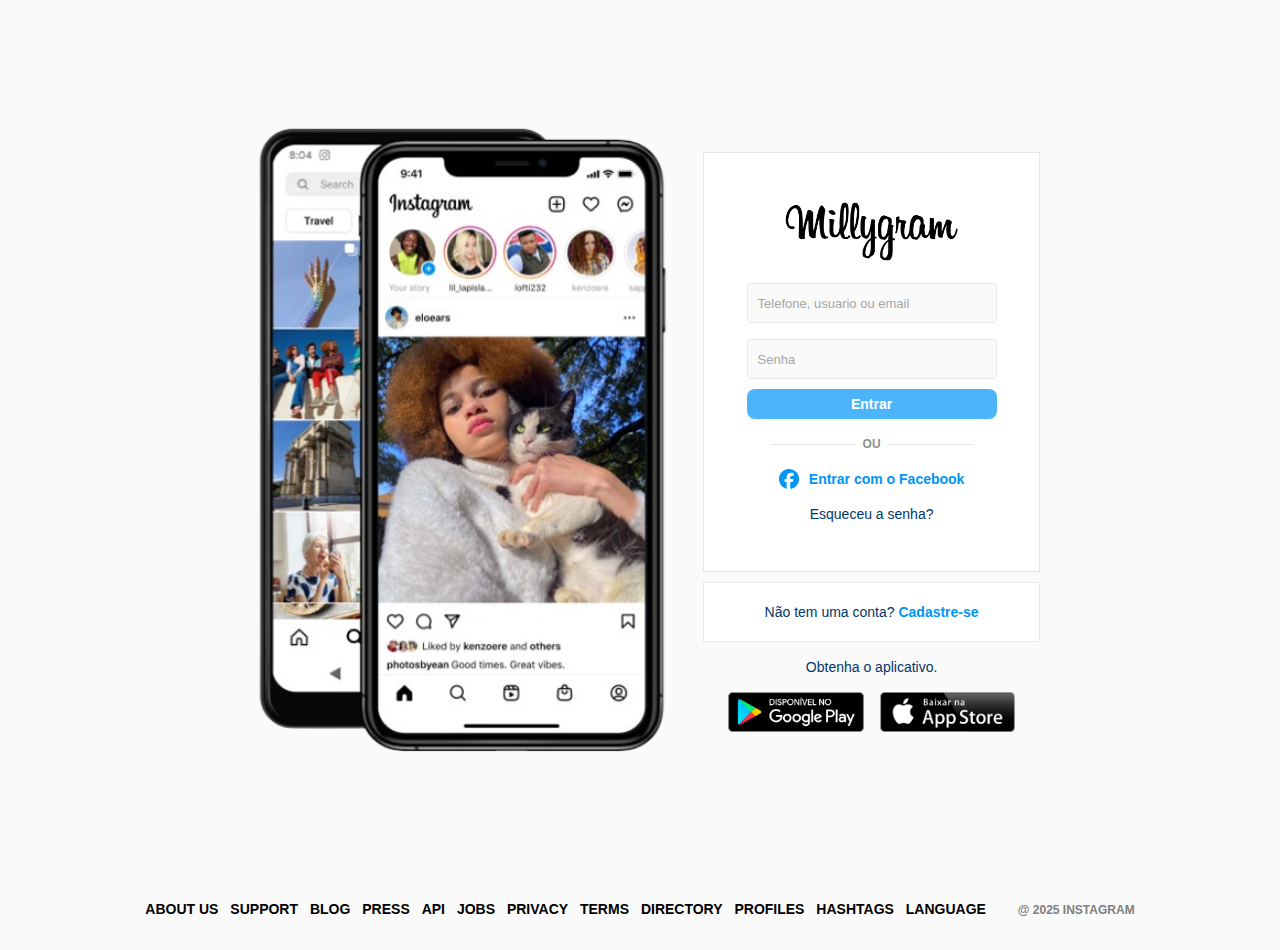
<file: millygram/index.html>
<!DOCTYPE html>
<html lang="pt-br">

<head>
    <meta charset="UTF-8">
    <meta name="viewport" content="width=device-width, initial-scale=1.0">
    <link rel="stylesheet" href="style.css">
    <title>Millygram - Sua rede social</title>
    <link rel="shortcut icon" href="img/fav_millygram.png" type="image/x-icon">

</head>

<body>
    <main id="wrapper">
        <section id="container">
            <article class="column left">
                <div class="main">

                </div>
            </article> <!-- columnLeft -->

            <article class="column right">
                <div class="login">
                    <div class="logo">
                        <img class="logoImg" src="img/millygram.png" alt="Logo do Millygram">
                    </div> <!-- logo -->

                    <form>
                        <input type="text" placeholder="Telefone, usuario ou email" name="username">
                        <input type="password" placeholder="Senha" name="password">

                        <input type="submit" value="Entrar">
                    </form>

                    <div class="or">
                        <div class="line"></div>
                        <p>OU</p>
                        <div class="line"></div>
                    </div> <!-- or-->

                    <div class="entrar">
                        <div>
                            <svg xmlns="http://www.w3.org/2000/svg" viewBox="0 0 510 510" style="width: 20px;">
                                <path fill="#0095f6"
                                    d="M512 256C512 114.6 397.4 0 256 0S0 114.6 0 256C0 376 82.7 476.8 194.2 504.5V334.2H141.4V256h52.8V222.3c0-87.1 39.4-127.5 125-127.5c16.2 0 44.2 3.2 55.7 6.4V172c-6-.6-16.5-1-29.6-1c-42 0-58.2 15.9-58.2 57.2V256h83.6l-14.4 78.2H287V510.1C413.8 494.8 512 386.9 512 256h0z" />
                            </svg>
                            <p>Entrar com o Facebook</p>
                        </div>
                        <p>Esqueceu a senha?</p>
                    </div>
                </div> <!-- login -->

                <div class="infoBox">
                    <p>Não tem uma conta? <a href="register.html">Cadastre-se</a></p>
                </div> <!-- infoBox -->

                <div class="apps">
                    <p>Obtenha o aplicativo.</p>
                    <div class="stores">
                        <img src="img/google_play.png" height="40rem" style="margin-right: 1rem;" alt="Google Play">
                        <img src="img/app_store.png" height="40rem" alt="App Store">
                    </div> <!-- stores -->
                </div> <!-- apps -->
            </article> <!-- columnRight -->
        </section> <!--container -->

    </main> <!-- wrapper -->
    <footer>
        <div id="footer_inner">
            <a href="#">About us</a>
            <a href="#">Support</a>
            <a href="#">Blog</a>
            <a href="#">Press</a>
            <a href="#">API</a>
            <a href="#">Jobs</a>
            <a href="#">Privacy</a>
            <a href="#">Terms</a>
            <a href="#">Directory</a>
            <a href="#">Profiles</a>
            <a href="#">Hashtags</a>
            <a href="#">Language</a>
            <div id="text_small">@ 2025 Instagram</div> <!--text_small -->
        </div> <!-- footer_inner -->
    </footer>
</body>
</html>
</file>
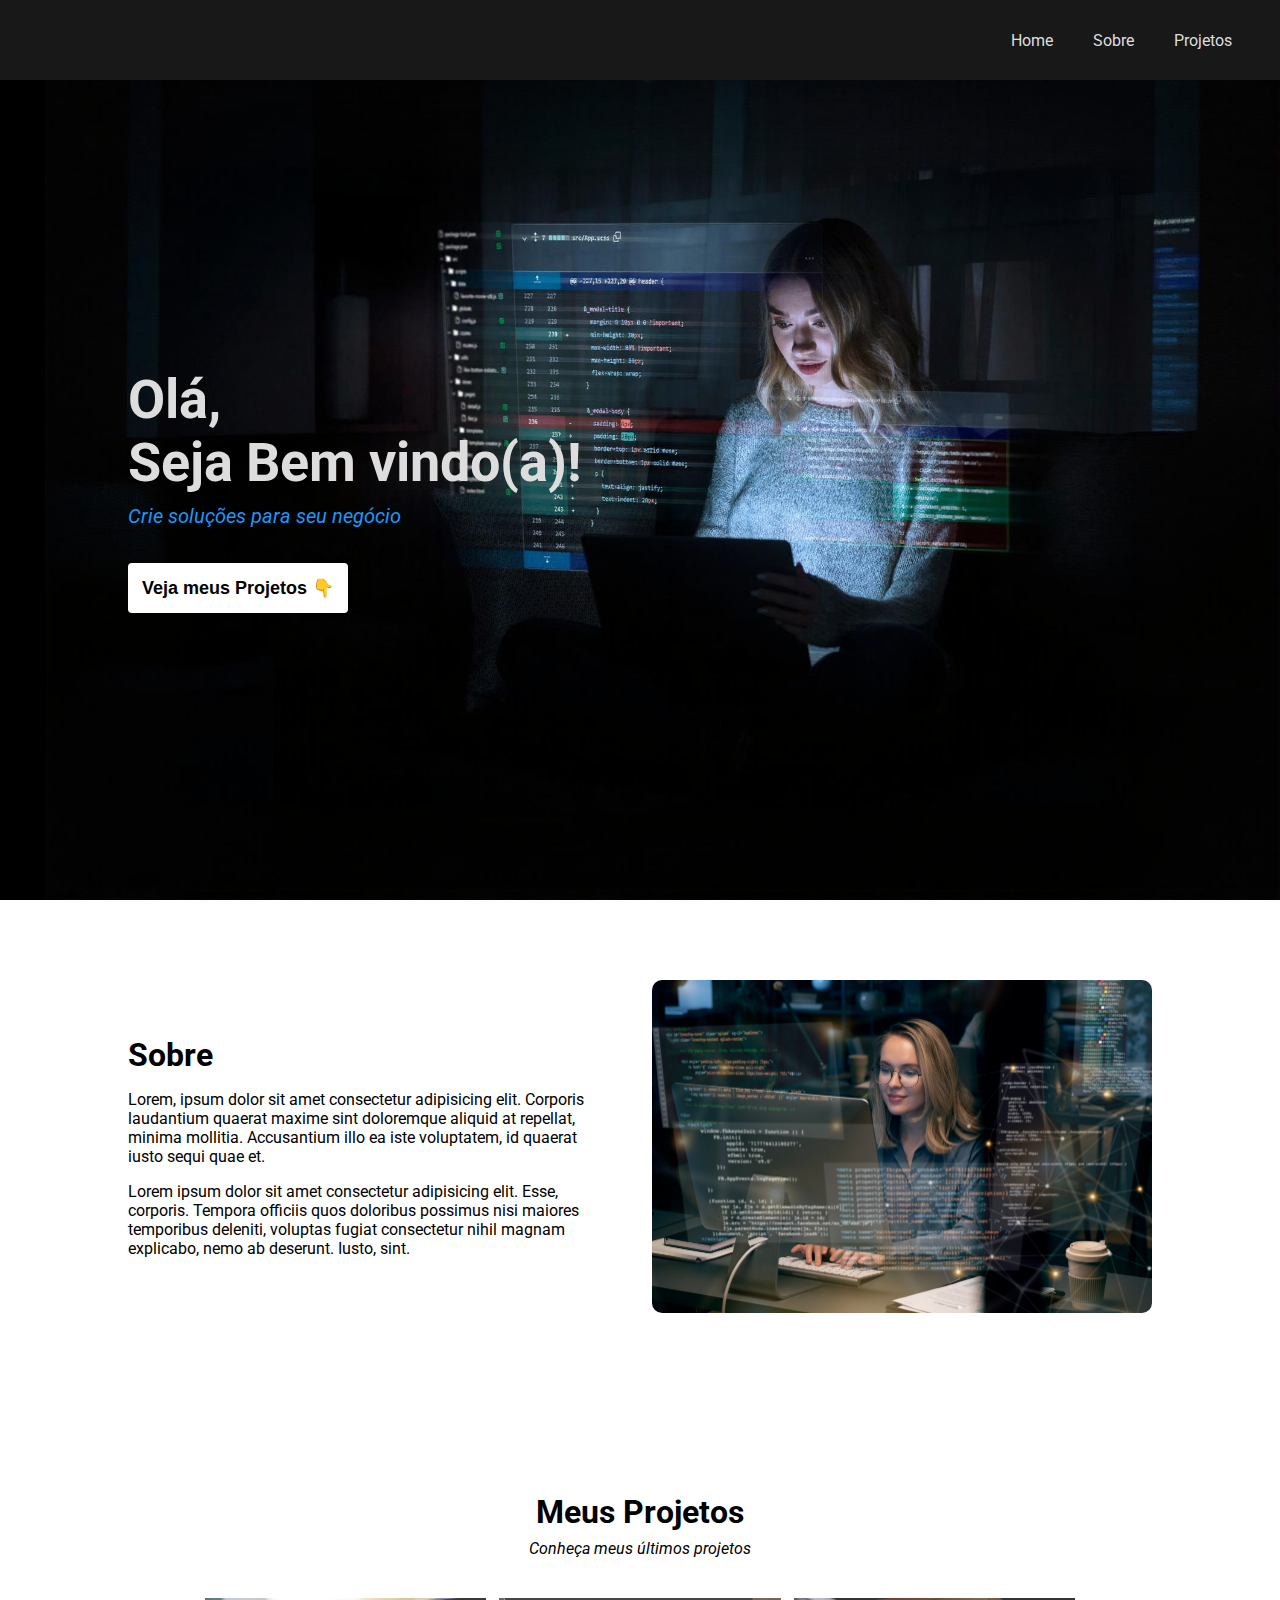
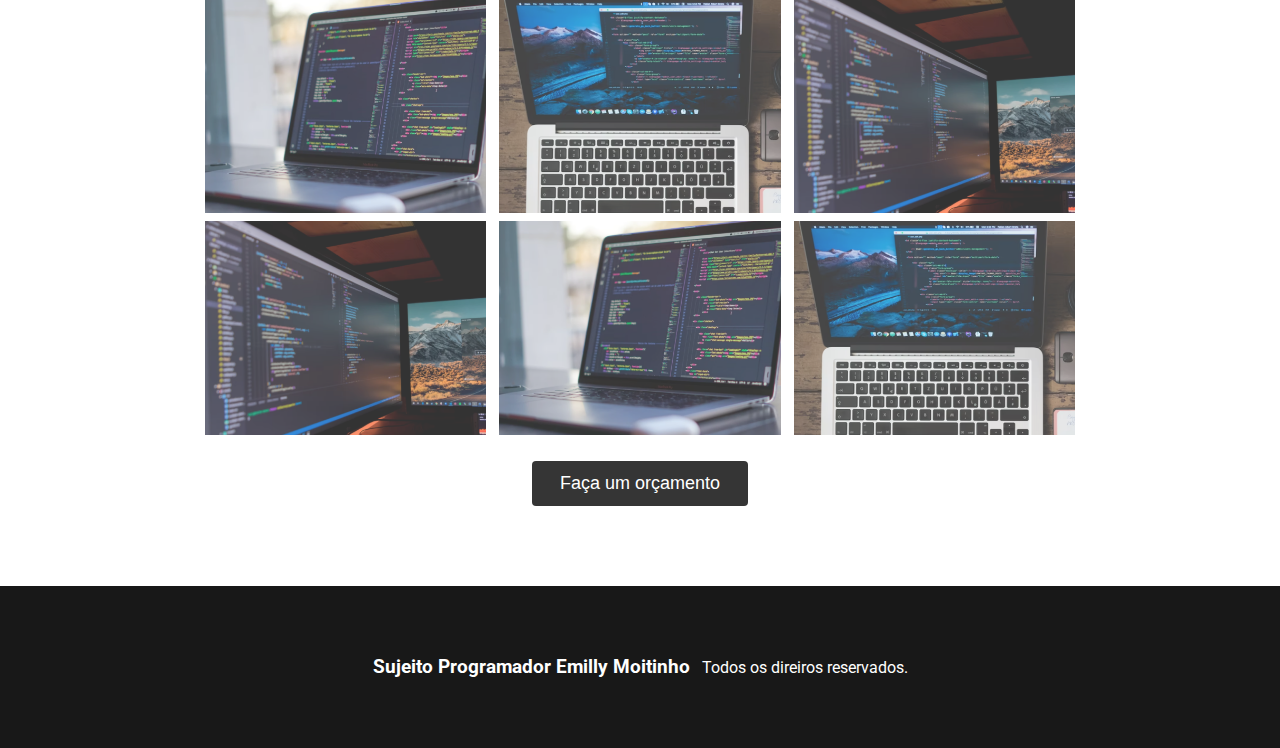
<file: projeto_portfolio/index.html>
<!DOCTYPE html>
<html lang="pt-br">

<head>
    <meta charset="UTF-8">
    <meta name="viewport" content="width=device-width, initial-scale=1.0">

    <link rel="preconnect" href="https://fonts.googleapis.com">
    <link rel="preconnect" href="https://fonts.gstatic.com" crossorigin>
    <link href="https://fonts.googleapis.com/css2?family=Roboto:ital,wght@0,100;0,300;0,400;0,500;0,700;0,900;1,100;1,300;1,400;1,500;1,700;1,900&display=swap"rel="stylesheet">

    <link rel="stylesheet" href="style.css">
    <link rel="shortcut icon" href="img/icon.jpg" type="image/x-icon">
    <title>Portfolio - Sujeito Programador</title>
</head>

<body>

    <!-- Inicio Header -->
    <nav class="nav">
        <ul class="nav_list">
            <li>
                <a href="#home">Home</a>
            </li>
            <li>
                <a href="#about">Sobre</a>
            </li>
            <li>
                <a href="#projects">Projetos</a>
            </li>
        </ul> <!-- nav_list -->
    </nav> <!-- nav -->

    <!-- Inicio main -->
    <section class="main" id="home">
        <div class="title">
            <h1>Olá, <span>Seja Bem vindo(a)!</span></h1>
            <p>Crie soluções para seu negócio</p>
        </div> <!-- title -->
        <a href="#projects">
            <button class="btn">Veja meus Projetos 👇</button>
        </a>
    </section> <!-- main -->

    <!-- Inicio sobre -->
    <section class="about" id="about">
        <div>
            <h2>Sobre</h2>
            <p style="margin-bottom: 1rem;">Lorem, ipsum dolor sit amet consectetur adipisicing elit. Corporis laudantium quaerat maxime sint doloremque aliquid at repellat, minima mollitia. Accusantium illo ea iste voluptatem, id quaerat iusto sequi quae et.</p>
            <p>Lorem ipsum dolor sit amet consectetur adipisicing elit. Esse, corporis. Tempora officiis quos doloribus possimus nisi maiores temporibus deleniti, voluptas fugiat consectetur nihil magnam explicabo, nemo ab deserunt. Iusto, sint.</p>
        </div>
        <img src="img/perfil.jpg" alt="Mulher programando">
    </section> <!-- about -->

    <!-- Inicio Projetos -->
    <section class="projects" id="projects">
        <h2>Meus Projetos</h2>
        <p>Conheça meus últimos projetos</p>
        <div class="projects_list">
            <img src="img/projeto1.png" alt="Foto do projeto 1">
            <img src="img/projeto2.png" alt="Foto do projeto 2">
            <img src="img/projeto3.png" alt="Foto do projeto 3">
        </div> <!-- projects_list -->

        <div class="projects_list">
            <img src="img/projeto3.png" alt="Foto do projeto 3">
            <img src="img/projeto1.png" alt="Foto do projeto 1">
            <img src="img/projeto2.png" alt="Foto do projeto 2">
        </div> <!-- projects_list -->

        <button class="action">Faça um orçamento</button>
    </section> <!-- projects -->

    <!-- Inicio Rodapé -->
    <footer>
        <h3>
            Sujeito Programador
            <a href="https://github.com/emillymoitinho" target="_blank">Emilly Moitinho</a>
        </h3>
        <p>Todos os direiros reservados.</p>
    </footer>


</body>

</html>
</file>
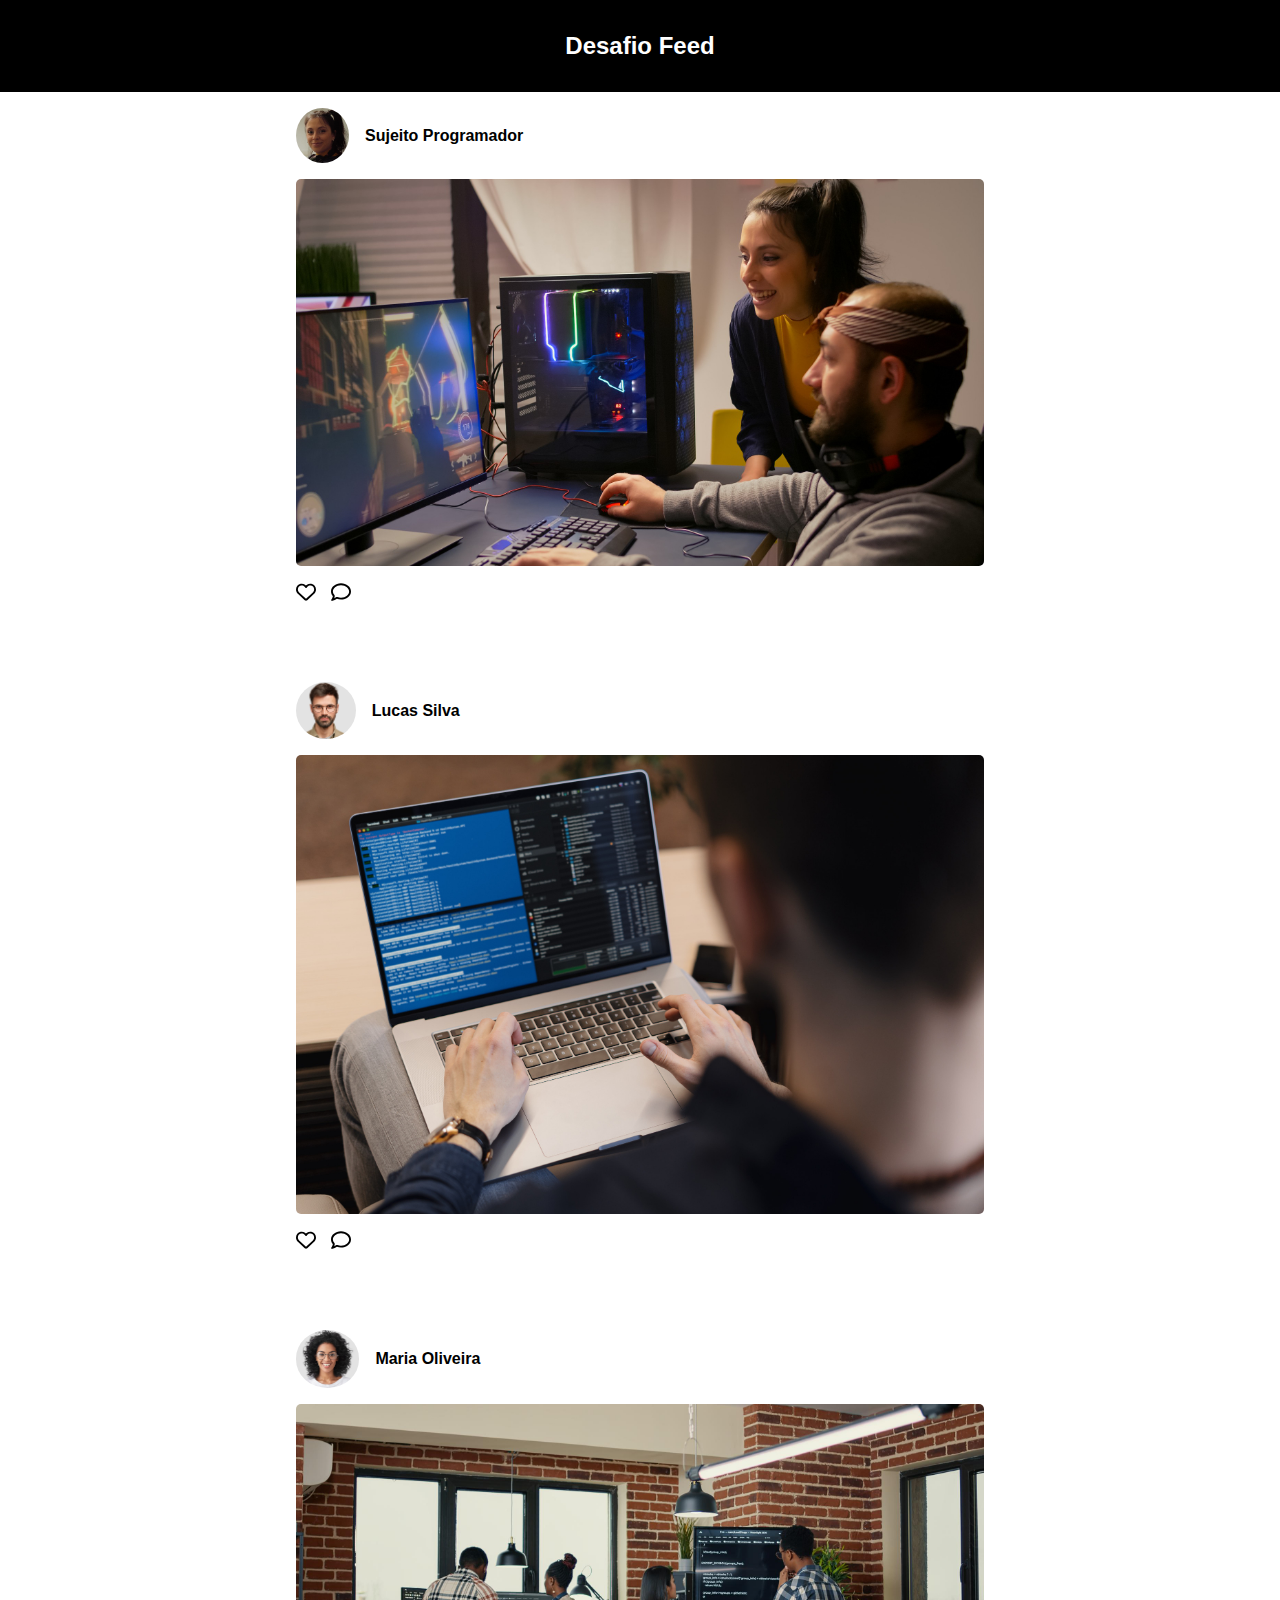
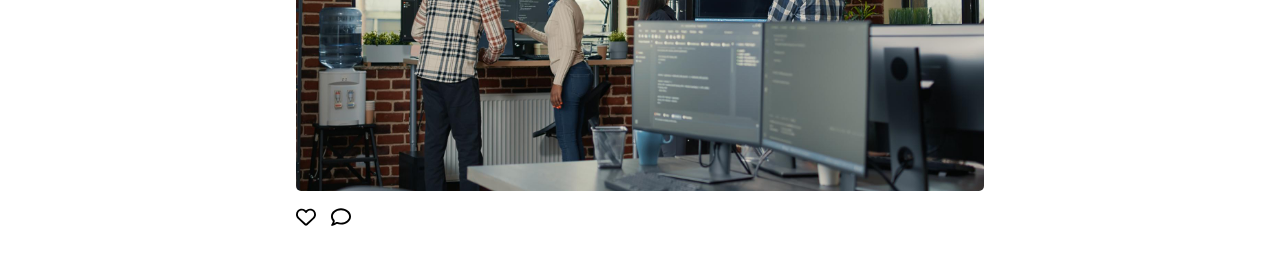
<file: desafios/desafio_feed/index.html>
<!DOCTYPE html>
<html lang="pt-br">
<head>
    <meta charset="UTF-8">
    <meta name="viewport" content="width=device-width, initial-scale=1.0">
    <link rel="shortcut icon" href="/icon.jpg" type="image/x-icon">
    <link rel="stylesheet" href="feed.css">
    <link href="https://cdnjs.cloudflare.com/ajax/libs/font-awesome/6.5.1/css/all.min.css" rel="stylesheet"> 
    <title>Desafio Feed</title>
</head>
<body>
    <header>
        <h1>Desafio Feed</h1>
    </header>

    <main>
        <section id="groupPosts">
            <section class="post">
                <div class="user">
                    <img src="img/user.jpg" alt="Foto de Perfil">
                    <p>Sujeito Programador</p>
                </div>
                <img src="img/post.jpg" alt="">
                <div class="interaction">
                    <svg class="like" xmlns="http://www.w3.org/2000/svg" height="20" width="20" viewBox="0 0 512 512"><path d="M225.8 468.2l-2.5-2.3L48.1 303.2C17.4 274.7 0 234.7 0 192.8l0-3.3c0-70.4 50-130.8 119.2-144C158.6 37.9 198.9 47 231 69.6c9 6.4 17.4 13.8 25 22.3c4.2-4.8 8.7-9.2 13.5-13.3c3.7-3.2 7.5-6.2 11.5-9c0 0 0 0 0 0C313.1 47 353.4 37.9 392.8 45.4C462 58.6 512 119.1 512 189.5l0 3.3c0 41.9-17.4 81.9-48.1 110.4L288.7 465.9l-2.5 2.3c-8.2 7.6-19 11.9-30.2 11.9s-22-4.2-30.2-11.9zM239.1 145c-.4-.3-.7-.7-1-1.1l-17.8-20-.1-.1s0 0 0 0c-23.1-25.9-58-37.7-92-31.2C81.6 101.5 48 142.1 48 189.5l0 3.3c0 28.5 11.9 55.8 32.8 75.2L256 430.7 431.2 268c20.9-19.4 32.8-46.7 32.8-75.2l0-3.3c0-47.3-33.6-88-80.1-96.9c-34-6.5-69 5.4-92 31.2c0 0 0 0-.1 .1s0 0-.1 .1l-17.8 20c-.3 .4-.7 .7-1 1.1c-4.5 4.5-10.6 7-16.9 7s-12.4-2.5-16.9-7z"/></svg>
                    <svg class="comment" xmlns="http://www.w3.org/2000/svg" height="20" width="20" viewBox="0 0 512 512"><path d="M123.6 391.3c12.9-9.4 29.6-11.8 44.6-6.4c26.5 9.6 56.2 15.1 87.8 15.1c124.7 0 208-80.5 208-160s-83.3-160-208-160S48 160.5 48 240c0 32 12.4 62.8 35.7 89.2c8.6 9.7 12.8 22.5 11.8 35.5c-1.4 18.1-5.7 34.7-11.3 49.4c17-7.9 31.1-16.7 39.4-22.7zM21.2 431.9c1.8-2.7 3.5-5.4 5.1-8.1c10-16.6 19.5-38.4 21.4-62.9C17.7 326.8 0 285.1 0 240C0 125.1 114.6 32 256 32s256 93.1 256 208s-114.6 208-256 208c-37.1 0-72.3-6.4-104.1-17.9c-11.9 8.7-31.3 20.6-54.3 30.6c-15.1 6.6-32.3 12.6-50.1 16.1c-.8 .2-1.6 .3-2.4 .5c-4.4 .8-8.7 1.5-13.2 1.9c-.2 0-.5 .1-.7 .1c-5.1 .5-10.2 .8-15.3 .8c-6.5 0-12.3-3.9-14.8-9.9c-2.5-6-1.1-12.8 3.4-17.4c4.1-4.2 7.8-8.7 11.3-13.5c1.7-2.3 3.3-4.6 4.8-6.9l.3-.5z"/></svg>
                </div> <!-- interaction -->
                <div class="textComent">
                    <textarea name="" id="" placeholder="Escreva um comentário..."></textarea>
                    <button>Enviar</button>
                </div> <!-- textComent -->
            </section> <!-- post -->
    
            <section class="post">
                <div class="user">
                    <img src="img/user2.jpg" alt="Foto de Perfil">
                    <p>Lucas Silva</p>
                </div>
                <img src="img/post2.jpg" alt="">
                <div class="interaction">
                    <svg class="like" xmlns="http://www.w3.org/2000/svg" height="20" width="20" viewBox="0 0 512 512"><path d="M225.8 468.2l-2.5-2.3L48.1 303.2C17.4 274.7 0 234.7 0 192.8l0-3.3c0-70.4 50-130.8 119.2-144C158.6 37.9 198.9 47 231 69.6c9 6.4 17.4 13.8 25 22.3c4.2-4.8 8.7-9.2 13.5-13.3c3.7-3.2 7.5-6.2 11.5-9c0 0 0 0 0 0C313.1 47 353.4 37.9 392.8 45.4C462 58.6 512 119.1 512 189.5l0 3.3c0 41.9-17.4 81.9-48.1 110.4L288.7 465.9l-2.5 2.3c-8.2 7.6-19 11.9-30.2 11.9s-22-4.2-30.2-11.9zM239.1 145c-.4-.3-.7-.7-1-1.1l-17.8-20-.1-.1s0 0 0 0c-23.1-25.9-58-37.7-92-31.2C81.6 101.5 48 142.1 48 189.5l0 3.3c0 28.5 11.9 55.8 32.8 75.2L256 430.7 431.2 268c20.9-19.4 32.8-46.7 32.8-75.2l0-3.3c0-47.3-33.6-88-80.1-96.9c-34-6.5-69 5.4-92 31.2c0 0 0 0-.1 .1s0 0-.1 .1l-17.8 20c-.3 .4-.7 .7-1 1.1c-4.5 4.5-10.6 7-16.9 7s-12.4-2.5-16.9-7z"/></svg>
                    <svg class="comment" xmlns="http://www.w3.org/2000/svg" height="20" width="20" viewBox="0 0 512 512"><path d="M123.6 391.3c12.9-9.4 29.6-11.8 44.6-6.4c26.5 9.6 56.2 15.1 87.8 15.1c124.7 0 208-80.5 208-160s-83.3-160-208-160S48 160.5 48 240c0 32 12.4 62.8 35.7 89.2c8.6 9.7 12.8 22.5 11.8 35.5c-1.4 18.1-5.7 34.7-11.3 49.4c17-7.9 31.1-16.7 39.4-22.7zM21.2 431.9c1.8-2.7 3.5-5.4 5.1-8.1c10-16.6 19.5-38.4 21.4-62.9C17.7 326.8 0 285.1 0 240C0 125.1 114.6 32 256 32s256 93.1 256 208s-114.6 208-256 208c-37.1 0-72.3-6.4-104.1-17.9c-11.9 8.7-31.3 20.6-54.3 30.6c-15.1 6.6-32.3 12.6-50.1 16.1c-.8 .2-1.6 .3-2.4 .5c-4.4 .8-8.7 1.5-13.2 1.9c-.2 0-.5 .1-.7 .1c-5.1 .5-10.2 .8-15.3 .8c-6.5 0-12.3-3.9-14.8-9.9c-2.5-6-1.1-12.8 3.4-17.4c4.1-4.2 7.8-8.7 11.3-13.5c1.7-2.3 3.3-4.6 4.8-6.9l.3-.5z"/></svg>
                </div> <!-- interaction -->
                <div class="textComent">
                    <textarea name="" id="" placeholder="Escreva um comentário..."></textarea>
                    <button>Enviar</button>
                </div> <!-- textComent -->
            </section> <!-- post -->
    
            <section class="post">
                <div class="user">
                    <img src="img/user3.jpg" alt="Foto de Perfil">
                    <p>Maria Oliveira</p>
                </div>
                <img src="img/post3.jpg" alt="">
                <div class="interaction">
                    <svg class="like" xmlns="http://www.w3.org/2000/svg" height="20" width="20" viewBox="0 0 512 512"><path d="M225.8 468.2l-2.5-2.3L48.1 303.2C17.4 274.7 0 234.7 0 192.8l0-3.3c0-70.4 50-130.8 119.2-144C158.6 37.9 198.9 47 231 69.6c9 6.4 17.4 13.8 25 22.3c4.2-4.8 8.7-9.2 13.5-13.3c3.7-3.2 7.5-6.2 11.5-9c0 0 0 0 0 0C313.1 47 353.4 37.9 392.8 45.4C462 58.6 512 119.1 512 189.5l0 3.3c0 41.9-17.4 81.9-48.1 110.4L288.7 465.9l-2.5 2.3c-8.2 7.6-19 11.9-30.2 11.9s-22-4.2-30.2-11.9zM239.1 145c-.4-.3-.7-.7-1-1.1l-17.8-20-.1-.1s0 0 0 0c-23.1-25.9-58-37.7-92-31.2C81.6 101.5 48 142.1 48 189.5l0 3.3c0 28.5 11.9 55.8 32.8 75.2L256 430.7 431.2 268c20.9-19.4 32.8-46.7 32.8-75.2l0-3.3c0-47.3-33.6-88-80.1-96.9c-34-6.5-69 5.4-92 31.2c0 0 0 0-.1 .1s0 0-.1 .1l-17.8 20c-.3 .4-.7 .7-1 1.1c-4.5 4.5-10.6 7-16.9 7s-12.4-2.5-16.9-7z"/></svg>
                    <svg class="comment" xmlns="http://www.w3.org/2000/svg" height="20" width="20" viewBox="0 0 512 512"><path d="M123.6 391.3c12.9-9.4 29.6-11.8 44.6-6.4c26.5 9.6 56.2 15.1 87.8 15.1c124.7 0 208-80.5 208-160s-83.3-160-208-160S48 160.5 48 240c0 32 12.4 62.8 35.7 89.2c8.6 9.7 12.8 22.5 11.8 35.5c-1.4 18.1-5.7 34.7-11.3 49.4c17-7.9 31.1-16.7 39.4-22.7zM21.2 431.9c1.8-2.7 3.5-5.4 5.1-8.1c10-16.6 19.5-38.4 21.4-62.9C17.7 326.8 0 285.1 0 240C0 125.1 114.6 32 256 32s256 93.1 256 208s-114.6 208-256 208c-37.1 0-72.3-6.4-104.1-17.9c-11.9 8.7-31.3 20.6-54.3 30.6c-15.1 6.6-32.3 12.6-50.1 16.1c-.8 .2-1.6 .3-2.4 .5c-4.4 .8-8.7 1.5-13.2 1.9c-.2 0-.5 .1-.7 .1c-5.1 .5-10.2 .8-15.3 .8c-6.5 0-12.3-3.9-14.8-9.9c-2.5-6-1.1-12.8 3.4-17.4c4.1-4.2 7.8-8.7 11.3-13.5c1.7-2.3 3.3-4.6 4.8-6.9l.3-.5z"/></svg>
                </div> <!-- interaction -->
                <div class="textComent">
                    <textarea name="" id="" placeholder="Escreva um comentário..."></textarea>
                    <button>Enviar</button>
                </div> <!-- textComent -->
            </section> <!-- post -->
        </section> <!-- groupPosts -->
    </main>
    <script src="script.js"></script>
</body>
</html>
</file>
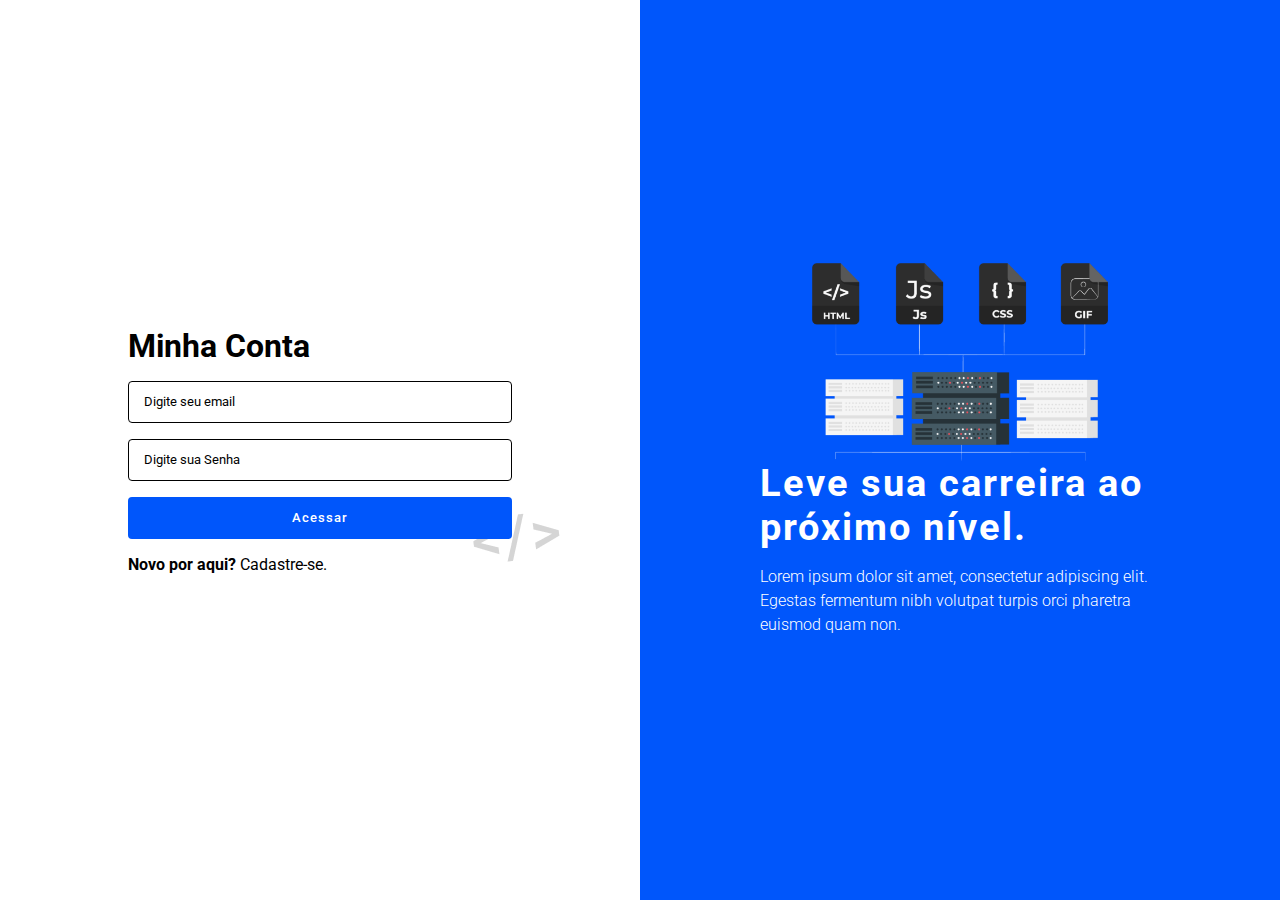
<file: desafios/login/index.html>
<!DOCTYPE html>
<html lang="pt-br">
<head>
    <meta charset="UTF-8">
    <meta name="viewport" content="width=device-width, initial-scale=1.0">
    <link rel="stylesheet" href="style.css">
    <title>Faça Login</title>
</head>
<body>
    <main>
        <section id="login">
            <div id="mycont">
                <h1>Minha Conta</h1>
                <input type="email" name="" id="" placeholder="Digite seu email">
                <input type="password" placeholder="Digite sua Senha">
                <button>Acessar</button>
                <p id="register"><strong>Novo por aqui?</strong> Cadastre-se.</p>
                <img id="code" src="img/code.png" alt="code">
            </div> <!-- mycont -->
        </section> <!-- login -->
        <section id="additional">
            <div id="content_img">
                <img src="img/model.png" alt="" width="50%">
                <div id="content_add">
                    <h2>Leve sua carreira ao próximo nível.</h2>
                    <p id="text_add">Lorem ipsum dolor sit amet, consectetur adipiscing elit. Egestas fermentum nibh volutpat turpis orci pharetra euismod quam non.</p>
                </div> <!-- content_add -->
            </div> <!-- content_img -->
        </section> <!-- additional -->
    </main>
</body>
</html>
</file>
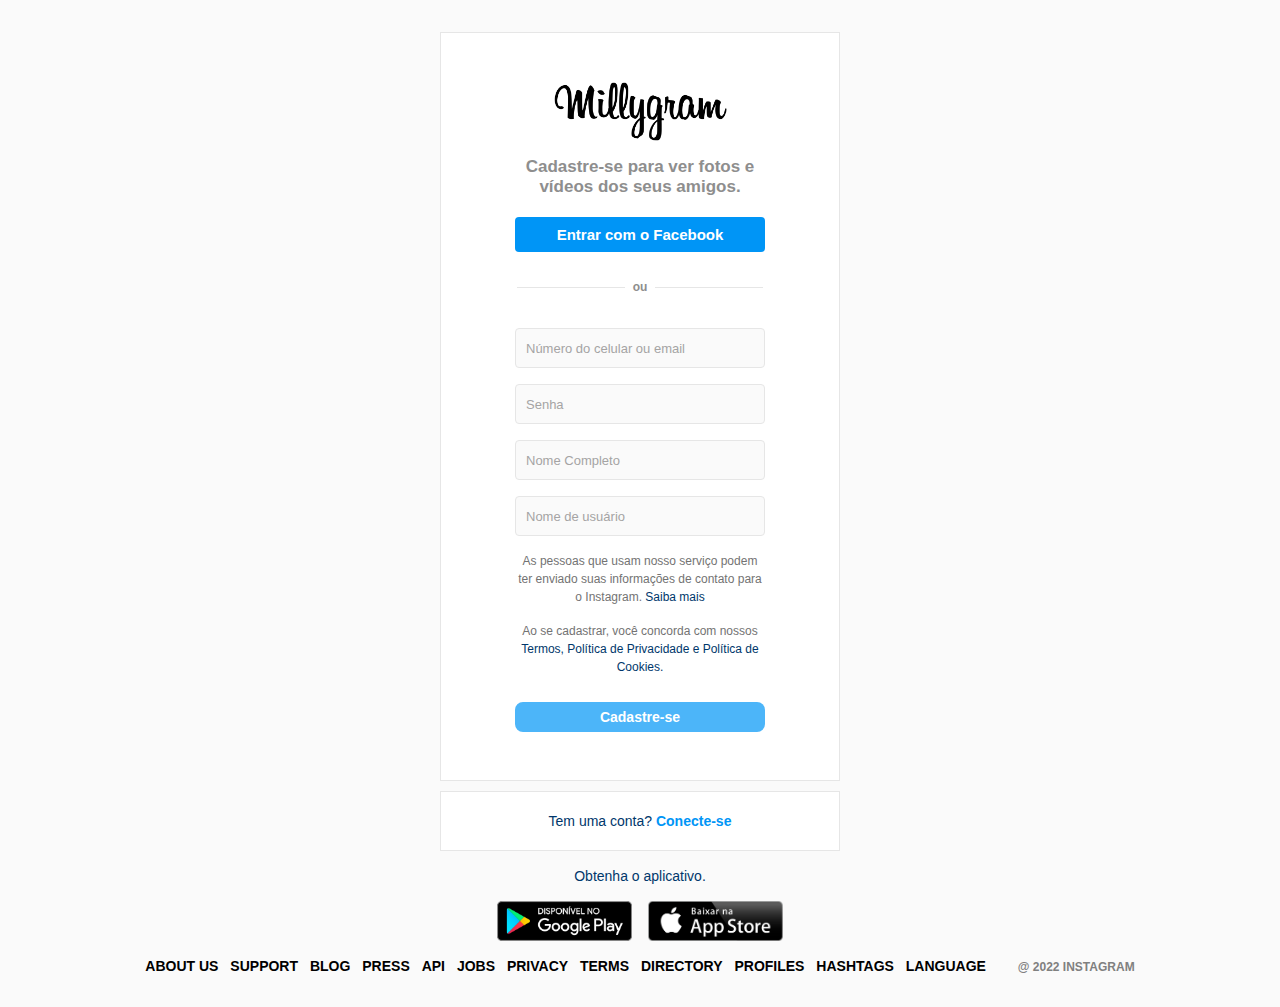
<file: millygram/register.html>
<!DOCTYPE html>
<html lang="pt-br">
<head>
    <meta charset="UTF-8">
    <meta name="viewport" content="width=device-width, initial-scale=1.0">
    <link rel="stylesheet" href="style.css">
    <title>Cadastre-se • Millygram</title>
    <link rel="shortcut icon" href="img/fav_millygram.png" type="image/x-icon">

</head>
<body>
    <main id="wrapper">
        <section id="container_signup">

            <article class="column">
                <div class="login" style="margin-top: 2rem;">
                    <div class="logo">
                        <img class="logoImg" src="img/millygram.png" alt="Logo do Millygram">
                    </div> <!-- logo -->

                    <div id="message">
                        <span>Cadastre-se para ver fotos e vídeos dos seus amigos.</span>
                    </div> <!-- message -->

                    <button id="cta_button">
                        Entrar com o Facebook
                    </button>

                    <div class="or">
                        <div class="line"></div>
                        <p>ou</p>
                        <div class="line"></div>
                    </div> <!-- or-->

                    <form>
                        <input type="text" placeholder="Número do celular ou email" name="username">
                        <input type="password" placeholder="Senha" name="password">
                        <input type="password" placeholder="Nome Completo" name="name">
                        <input type="password" placeholder="Nome de usuário" name="name">

                    </form>
                    
                    <div id="terms">
                        <p>As pessoas que usam nosso serviço podem ter enviado suas informações de contato para o Instagram. <a href="https://www.facebook.com/help/instagram/261704639352628" target="_blank">Saiba mais</a>
                        </p>
                        <p>Ao se cadastrar, você concorda com nossos <a href="https://privacycenter.instagram.com/policies/cookies/" target="_blank">Termos, Política de Privacidade e Política de Cookies.</a></p>
                    </div> <!-- terms -->

                    <input type="submit" value="Cadastre-se">

                </div> <!-- login -->

                <div class="infoBox">
                    <p>Tem uma conta? <a href="index.html">Conecte-se</a></p>
                </div> <!-- infoBox -->

                <div class="apps">
                    <p>Obtenha o aplicativo.</p>
                    <div class="stores">
                        <img src="img/google_play.png" height="40rem" style="margin-right: 1rem;" alt="Google Play">
                        <img src="img/app_store.png" height="40rem"  alt="App Store">
                    </div> <!-- stores -->
                </div> <!-- apps -->
            </article> <!-- columnRight -->
        </section> <!--container -->

        <footer>
            <div id="footer_inner">
                <a href="#">About us</a>
                <a href="#">Support</a>
                <a href="#">Blog</a>
                <a href="#">Press</a>
                <a href="#">API</a>
                <a href="#">Jobs</a>
                <a href="#">Privacy</a>
                <a href="#">Terms</a>
                <a href="#">Directory</a>
                <a href="#">Profiles</a>
                <a href="#">Hashtags</a>
                <a href="#">Language</a>
                <div id="text_small">@ 2022 Instagram</div> <!--text_small -->
            </div> <!-- footer_inner -->
        </footer>
    </main> <!-- wrapper -->
</body>
</html>
</file>
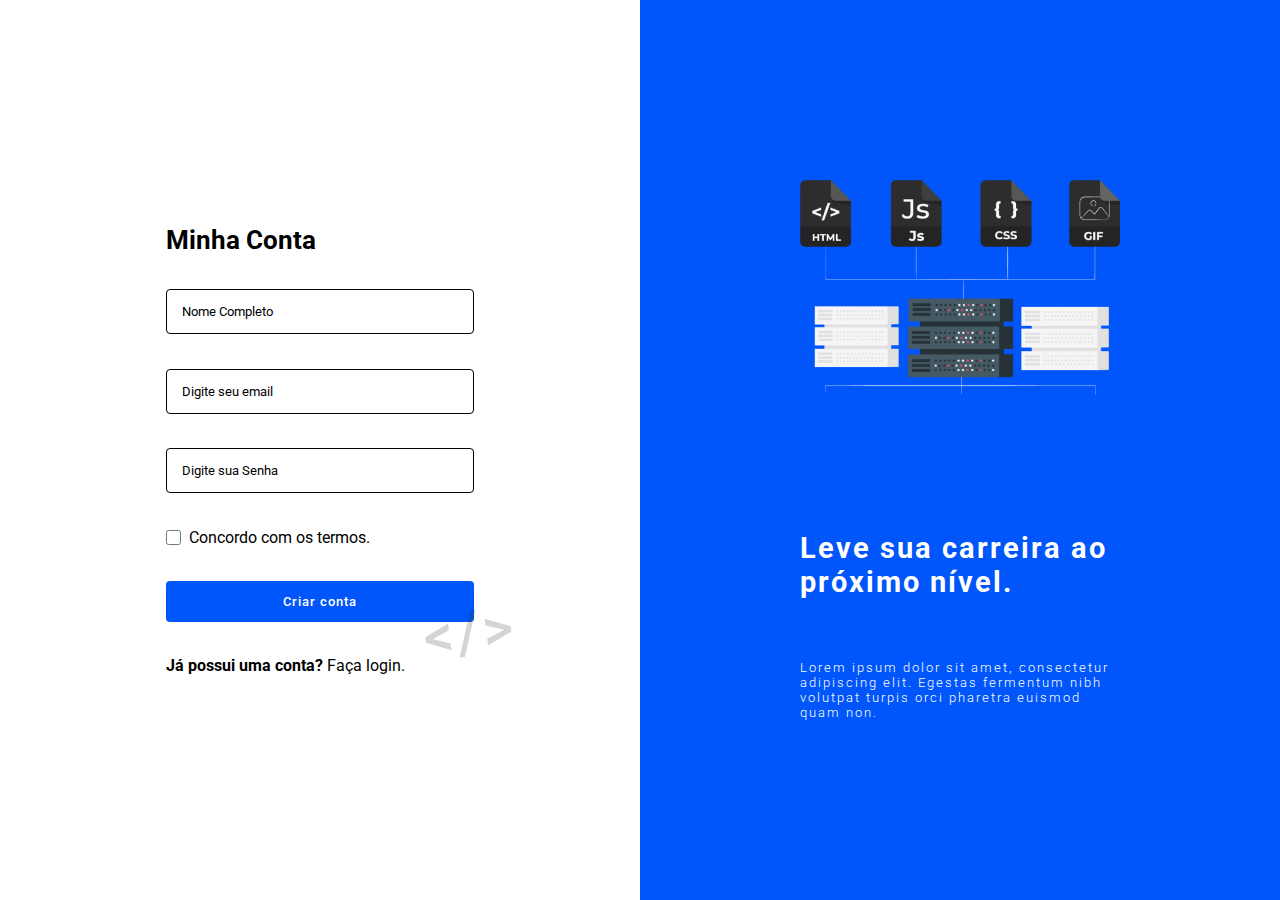
<file: desafios/login/register.html>
<!DOCTYPE html>
<html lang="pt-br">
<head>
    <meta charset="UTF-8">
    <meta name="viewport" content="width=device-width, initial-scale=1.0">
    <link rel="stylesheet" href="register.css">
    <title>Cadastro</title>
</head>
<body>
    <main>
        <section id="register">
            <div id="newcont">
                <h1>Minha Conta</h1>
                <input type="text" name="" id="" placeholder="Nome Completo">
                <input type="email" name="" id="" placeholder="Digite seu email">
                <input type="password" placeholder="Digite sua Senha">
                <div id="agree">
                    <input type="checkbox">
                    <p>Concordo com os termos.</p>
                </div> <!-- agree -->
                <button>Criar conta</button>
                <a href="">
                    <p id="login"><strong>Já possui uma conta?</strong> Faça login.</p>
                </a>
                <img id="code" src="img/code.png" alt="code">
            </div> <!-- new_cont -->
        </section> <!-- register -->

        <section id="additional">
            <div id="content_img">
                <img src="img/model.png" alt="" width="50%">
                <div id="content_add">
                    <h2>Leve sua carreira ao próximo nível.</h2>
                    <p id="text_add">Lorem ipsum dolor sit amet, consectetur adipiscing elit. Egestas fermentum nibh volutpat turpis orci pharetra euismod quam non.</p>
                </div> <!-- content_add -->
            </div> <!-- content_img -->
        </section> <!-- additional -->
    </main>
</body>
</html>
</file>
<file: millygram/style.css>
@charset "UTF-8";

* {
    margin: 0;
    padding: 0;
    box-sizing: border-box;
}

:root {
    --link: #0095f6;
    --background: #fafafa;
}

a {
    color: var(--link);
    text-decoration: none;
}

html {
    width: 100vw;
    height: 100%;
    overflow-x: hidden;
}

body {
    width: 100vw;
    height: 100%;
    font-family: Arial, Helvetica, sans-serif;
    font-size: 14px;
    line-height: 18px;
    background-color: var(--background);
}

p {
    color: #00376b;
}

#wrapper {
    width: 100%;
    height: 100%;

    #container {
        margin: 0 auto;
        min-height: 100%;
        width: 800px;
        display: flex;
        align-items: center;
    }

    /* Página Cadastro */

    #container_signup {
        margin: 0 auto;
        min-height: 100%;
        max-width: 400px;
        display: flex;
        align-items: center;

        #message {
            margin: 10px 70px;

            span {
                font-size: 17px;
                font-weight: bold;
                text-align: center;
                line-height: 20px;
                color: #8e8e8e;
            }
        }

        #cta_button {
            width: 250px;
            margin: 10px 0;
            height: 35px;
            border: 0;
            font-size: 15px;
            font-weight: bold;
            border-radius: 4px;
            color: #fff;
            background-color: #0095f6;
            cursor: pointer;
        }
    }

    .column {
        flex-grow: 1;
        width: 50%;
    }

    .left {
        height: 800px;
        width: 500px;
        margin-bottom: 50px;
        background: url(img/img-main.png) center / 450px no-repeat;
    }

    .right {
        padding-left: 20px;
    }

    .login {
        background-color: #fff;
        border: 1px solid #e6e6e6;
        text-align: center;
        padding: 3rem 0;

        .logo {
            .logoImg {
                width: 175px;
            }
        }

        form {
            display: flex;
            flex-direction: column;
            align-items: center;

            input[type="text"],
            input[type="password"] {
                width: 250px;
                height: 40px;

                margin-top: 1rem;
                padding: 10px;
                font-size: 13px;
                color: #000;
                border-radius: 4px;
                background-color: #fafafa;
                border: 1px solid #e6e6e6;
            }

            input::placeholder {
                color: rgb(165, 164, 164);
            }

            input:focus {
                outline: 0;
                border: 1px solid #a1a1a1;
            }
        }

        input[type="submit"] {
            width: 250px;
            margin-top: 10px;
            height: 30px;
            border: 0;
            border-radius: 8px;
            color: #fff;
            font-size: 14px;
            font-weight: 700;
            background-color: #4cb5f9;
            cursor: pointer;
        }

        #terms {
            margin-top: 1rem;
            width: 100%;
            display: flex;
            align-items: center;
            flex-direction: column;

            p {
                width: 250px;
                font-size: 12px;
                color: #737373;
                margin-bottom: 1rem;


                a {
                    color: #00376b;
                }
            }
        }

        .or {
            margin: 1rem 45px;
            display: flex;
            align-items: center;
            justify-content: center;
            font-size: 12px;
            font-weight: 600;

            .line {
                width: 35%;
                margin: 0 2.5%;
                border-top: 1px solid #e6e6e6;
            }

            p {
                color: #8e8e8e;
                user-select: none;
            }
        }

        .entrar {
            display: flex;
            flex-direction: column;
            align-items: center;

            div {
                margin-bottom: 1rem;
                display: flex;
                align-items: center;

                svg {
                    margin-right: 10px;
                }

                p {
                    color: #0095f6;
                    font-weight: 600;
                    font-size: 14px;
                    transition: .3s ease-in-out;
                    cursor: pointer;
                }

                p:hover {
                    color: #057cca;
                }
            }
        }
    }

    .infoBox {
        height: 60px;
        margin: 10px;
        margin: 10px auto 0;
        border: 1px solid #e6e6e6;
        background-color: #fff;

        display: flex;
        justify-content: center;
        align-items: center;

        a {
            font-weight: 600;
        }
    }

    .apps {
        margin: 1rem;
        display: flex;
        flex-direction: column;
        align-items: center;

        p {
            margin-bottom: 1rem;
        }

        .stores {
            display: flex;
            cursor: pointer;
        }
    }
}

footer {
    height: 50px;
    text-align: center;

    a {
        color: #000;
        font-weight: bold;
        margin-right: 8px;
        text-transform: uppercase;
    }

    #text_small {
        font-size: 12px;
        font-weight: bold;
        color: gray;
        text-transform: uppercase;
        padding-left: 20px;
        display: inline-block;
    }
}

@media (max-width: 850px) {
    .left {
        display: none;
    }
    
    #wrapper {
        #container {
            width: 70%;
        }

        .right {
            padding-left: 0;
        }
    }
}

@media (max-width: 500px) {

    #wrapper {
        #container_signup {
            width: 90%;
        }

        .login {

            form {
                input[type="text"],
                input[type="password"] {
                    width: 80%;
                }

            }

            input[type="submit"] {
                width: 80%;
            }

        }

        .right {
            padding-left: 0;
        }
    }

    #container_signup {
        #message {

            span {
                display: flex;
                width: 14rem;

            }
        }
    }
}
</file>
<file: projeto_portfolio/style.css>
* {
    margin: 0;
    padding: 0;
    outline: 0;
    box-sizing: border-box;
}

body,
html {
    font-family: 'Roboto', sans-serif;
    scroll-behavior: smooth;
}

:root {
    --default: #181818;
    --white: #fff;
    --gray: #ddd;
    --blue: #1e96FC;
}

/* Inicio Header */
.nav {
    position: sticky;
    top: 0;
    width: 100%;
    height: 80px;
    display: flex;
    justify-content: flex-end;
    background-color: var(--default);
    z-index: 9;

    .nav_list {
        display: flex;
        align-items: center;
        list-style: none;
        margin-right: 28px;

        a {
            color: var(--gray);
            padding: 20px;
            text-decoration: none;
            transition: .3s ease-in-out;
        }

        a:hover {
            color: var(--white);
        }
    }
}

/* Inicio main */
.main {
    width: 100%;
    height: calc(100vh - 80px);
    display: flex;
    flex-direction: column;
    padding-left: 10%;
    justify-content: center;
    background: #000 url('img/main.jpeg') top right / contain no-repeat;

    .title {
        h1 {
            display: flex;
            flex-direction: column;
            color: var(--gray);
            font-size: 54px;
        }

        p {
            font-size: 20px;
            font-style: italic;
            color: var(--blue);
            margin-top: 10px;
            margin-bottom: 35px;
        }
    }

    a {
        text-decoration: none;
        color: #181818;

        .btn {
            cursor: pointer;
            border: 0;
            padding: 14px;
            border-radius: 4px;
            font-size: 18px;
            font-weight: 700;
            background-color: #fff;
            transition: .5s ease-in-out;
        }

        .btn:hover {
            transform: scale(1.1);
        }
    }
}

/* Inicio sobre */
.about {
    width: 100%;
    display: flex;
    align-items: center;
    justify-content: space-between;
    padding: 80px 10%;
    background-color: var(--white);

    div {
        max-width: 50%;
        padding-right: 40px;

        h2 {
            font-size: 32px;
            margin-bottom: 1rem;
        }
    }

    img {
        max-width: 500px;
        border-radius: 10px;
    }

}

/* Inicio Projetos */
.projects {
    width: 100%;
    display: flex;
    flex-direction: column;
    align-items: center;
    justify-content: center;
    padding: 80px 0px;

    h2 {
        font-size: 32px;
        margin: 20px 0 8px 0;
    }

    p {
        margin-bottom: 40px;
        font-style: italic;
    }

    .projects_list {
        width: 100%;
        margin-bottom: 8px;
        display: flex;
        align-items: center;
        justify-content: center;

        img {
            width: 22%;
            margin-left: 0.5%;
            margin-right: 0.5%;
            opacity: 0.8;
            transition: .3s ease-in-out;
            cursor: pointer;
        }

        img:hover {
            opacity: 1;
        }
    }

    .action {
        border: 0;
        padding: 12px 28px;
        border-radius: 4px;
        font-size: 18px;
        color: var(--white);
        margin-top: 18px;
        background-color: #353535;
        cursor: pointer;
        transition: .5s ease-in-out;
    }

    .action:hover {
        transform: scale(1.1);
        background-color: #000;
    }
}

/* Inicio rodapé */

footer {
    width: 100%;
    display: flex;
    align-items: center;
    justify-content: center;
    padding: 70px 0;
    color: var(--white);
    background-color: var(--default);

    a {
        color: var(--white);
        text-decoration: none;
    }

    p {
        margin-left: 12px;
    }
}

@media (max-width: 1050px) {

    .main {
        .title {
            h1 {
                font-size: 45px;
            }

            p {
                font-size: 18px;
            }
        }
    }

    .about {
        flex-direction: column;
        padding: 80px 0 0 0;

        div {
            max-width: 80%;

            h2 {
                font-size: 45px;
            }
        }

        img {
            width: 80%;
            margin-top: 30px;
        }
    }

    .projects {

        .projects_list {

            img {
                width: 27.5%;
            }
        }
    }

    footer {
        flex-direction: column;

        h3 {
            margin-bottom: 1rem;
        }

        p {
            margin: 0;
        }
    }
}
</file>
<file: desafios/desafio_feed/feed.css>
@charset "UTF-8";

* {
    margin: 0;
    padding: 0;
    box-sizing: border-box;
    font-family: Arial, Helvetica, sans-serif;
    user-select: none;
}

:root {
    --black: #000;
    --white: #fff;
}

header {
    display: flex;
    align-items: center;
    justify-content: center;
    padding: 2rem;
    color: var(--white);
    background-color: var(--black);

    h1 {
        font-size: 1.5rem;
    }
}

main {
    width: 100%;
    height: 100%;
    display: flex;
    flex-direction: column;
    align-items: center;
    justify-content: center;

    #groupPosts {
        display: flex;
        flex-direction: column;
        align-items: center;
        gap: 2rem;

        .post {
            width: 90%; 
            max-width: 800px;
            display: flex;
            align-items: flex-start;
            flex-direction: column;
            padding: 1rem;

            .user {
                display: flex;
                align-items: center;
                margin-bottom: 1rem;

                img {
                    width: 10%;
                    margin-right: 1rem;
                    border-radius: 100%;
                }

                p {
                    font-weight: 700;
                }
            }

            img {
                width: 100%; 
                height: auto; 
                border-radius: 5px;
                cursor: pointer;
                transition: .3s ease-in-out;
            }

            img:hover {
                transform: scale(1.05);
            }

            .interaction {
                width: 8%;
                margin-top: 1rem;
                display: flex;
                justify-content: space-between;
                margin-bottom: 1rem;

                svg {
                    cursor: pointer;
                }

                .like path, .comment path {
                    transition: .3s ease-in-out;
                }

                .like:hover path {
                    fill: red;
                }

                .comment:hover path {
                    fill: #0077ff;
                }
            }

            .textComent {
                display: none;
                align-items: flex-end;

                textarea {
                    width: 20vw;
                    outline: none;
                    padding: 10px;
                    margin-right: 1rem;
                }

                button {
                    border: 0;
                    padding: 0.6rem 1.5rem;
                    border-radius: 10px;
                    color: var(--white);
                    background-color: #0077ff;
                    cursor: pointer;
                    transition: .3s ease-in-out;
                }

                button:hover {
                    background-color: #0267db;
                }
            }
        }
    }
}
</file>
<file: desafios/login/style.css>
@charset "UTF-8";
@import url('https://fonts.googleapis.com/css2?family=Roboto:ital,wght@0,100..900;1,100..900&display=swap');

* {
    margin: 0;
    padding: 0;
    border: 0;
    box-sizing: border-box;
    font-family: "Roboto", serif;
}

:root {
    --white: #fff;
    --black: #000;
    --button: #0056FB;
    --blue: #0056FB;
}

body {
    width: 100%;
    display: flex;
    align-items: center;
    justify-content: center;
    background-color: var(--white);
}

main {
    height: 100%;
    width: 100%;

    display: flex;
    justify-content: center;
    align-items: center;
}

#login {
    width: 50%;
    height: 100%;

    display: flex;
    flex-direction: column;
    align-items: center;
    justify-content: center;
}

#mycont {
    position: relative;
    width: 60%;
    display: flex;
    flex-direction: column;
    z-index: 0;
}

h1 {
    width: 100%;
    max-width: 560px;
    font-size: 32px;
    margin-bottom: 1rem;
}

form {
    width: 100%;
    max-width: 560px;
    display: flex;
    flex-direction: column;
}


input {
    min-width: 100%;
    height: 42px;
    padding: 15px;
    border-radius: 4px;
    border: 1px solid var(--black);
    margin-bottom: 1rem;
}

input::placeholder {
    color: var(--black);
    font-family: "Roboto", serif;
}

input:focus {
    outline: none;
}

button {
    width: 100%;
    max-width: 560px;
    height: 42px;
    border: 0;
    border-radius: 4px;
    padding: 0.8rem;
    
    
    letter-spacing: 1px;
    font-weight: 500;
    color: var(--white);
    font-family: "Roboto", serif;
    margin-bottom: 1rem;

    cursor: pointer;
    background-color: var(--button);
    transition: .5s linear;
}

button:hover {
    background-color: var(--blue);
}

.area {
    width: 100%;
    max-width: 560px;
    font-weight: 700;
}

.area a {
    font-weight: 400;
    text-decoration: none;
    color: var(--black);
}

#register {
    width: 100%;
    text-align: left;
}

#code {
    position: absolute;
    bottom: 3%;
    right: -13%;
    z-index: -1;
}

#additional {
    width: 50%;
    height: 100vh;
    padding: 0 24px;
    display: flex;
    flex-direction: column;
    align-items: center;
    justify-content: center;
    background-color: var(--blue);
}

#content_img {
    width: 100%;
    display: flex;
    flex-direction: column;
    align-items: center;
}

#info_img {
    width: 100%;
    max-width: 400px;
    height: auto;
    margin-bottom: 1rem;
}

#content_add {
    display: flex;
    flex-direction: column;
    align-items: center;
}

h2 {
    max-width: 400px;
    font-size: 38px;
    font-weight: 700;
    letter-spacing: 2px;
    color: var(--white);
    margin-bottom: 1rem;
}

#text_add {
    width: 400px;
    line-height: 150%;
    font-weight: 300;
    color: var(--white);
}

@media (max-width: 1000px) {
    main {
        flex-direction: column;
        height: 100vh;
    }

    #login {
        width: 100%;
        height: 50%;
        padding: 24px 0; 
    }

    #mycont {
        width: 100%;
        padding: 0 24px;
    }

    #additional {
        padding: 32px 0;
        width: 100%;
        height: 50%;
    }

    h2 {
        font-size: 30px;
    }

}
</file>
<file: desafios/login/register.css>
@charset "UTF-8";
@import url('https://fonts.googleapis.com/css2?family=Roboto:ital,wght@0,100..900;1,100..900&display=swap');

* {
    margin: 0;
    padding: 0;
    box-sizing: border-box;
}

:root {
    --white: #fff;
    --black: #000;
    --button: #0056FB;
    --blue: #0056FB;
}

html, body {
    width: 100vw;
    height: 100%;
    font-family: "Roboto", serif;
}

body {
    display: flex;
    align-items: center;
    justify-content: center;
    background-color: var(--white);
}

main {
    height: 100%;
    width: 100%;
    display: flex;
    justify-content: center;
    align-items: center;
}

#register {
    width: 50%;
    height: 100%;
    display: flex;
    align-items: center;
    justify-content: center;
    flex-direction: column;
}

#newcont {
    position: relative;
    height: 50%;
    width: 48%;
    display: flex;
    justify-content: space-between;
    flex-direction: column;
}

h1 {
    font-size: 2vw;
}

input[type="text"], input[type="email"], input[type="password"]   {
    height: 10%;
    border: 1px solid var(--black);
    padding: 15px;
    border-radius: 4px;
}

input::placeholder {
    color: var(--black);
    font-family: "Roboto", serif;
}

input:focus {
    outline: none;
}

#agree {
    display: flex;
    align-items: center;

}

#agree p {
    margin-left: 0.5rem;
}

#agree input[type="checkbox"] {
    width: 15px;
    height: 15px;
    cursor: pointer;
}

button {
    padding: 0.8rem;
    border: 0;
    border-radius: 4px;
    letter-spacing: 1px;
    font-weight: 500;
    color: var(--white);
    font-family: "Roboto", serif;
    background-color: var(--button);
    cursor: pointer;
}

a {
    text-decoration: none;
    color: var(--black);
}

#login {
    width: 100%;
    text-align: left;
}

#code {
    position: absolute;
    bottom: 3%;
    right: -13%;
}

#additional {
    width: 50%;
    height: 100%;
    display: flex;
    flex-direction: column;
    align-items: center;
    justify-content: center;
    background-color: var(--blue);
}

#content_img {
    height: 60%;
    width: 100%;
    display: flex;
    flex-direction: column;
    align-items: center;
    justify-content: space-between;
}

#content_add {
    height: 35%;
    display: flex;
    flex-direction: column;
    align-items: center;
    justify-content: space-between;
}

h2 {
    width: 25vw;
    font-size: 2.3vw;
    font-weight: 700;
    letter-spacing: 2px;
    color: var(--white);
    margin-bottom: 1rem;
}

#text_add {
    width: 25vw;
    font-size: 1vw;
    font-weight: 300;
    letter-spacing: 2px;
    color: var(--white);
}
</file>
